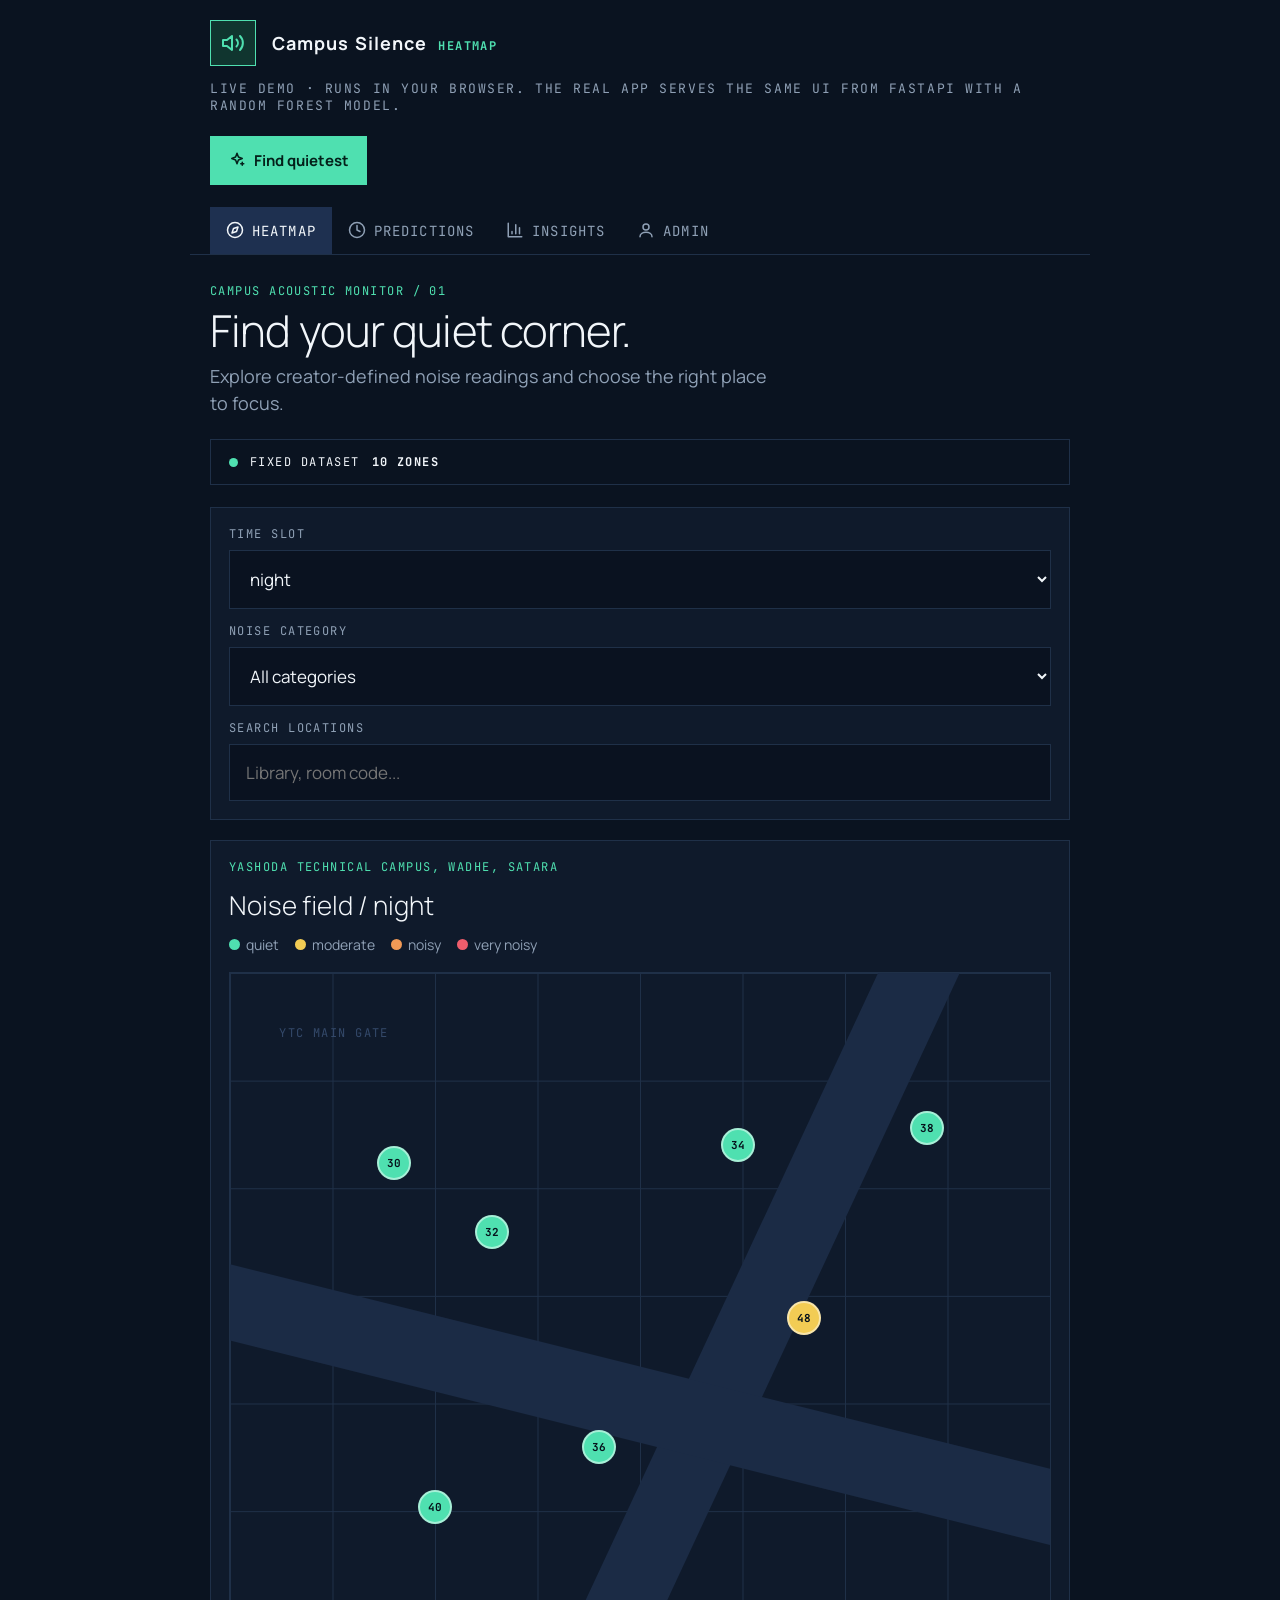
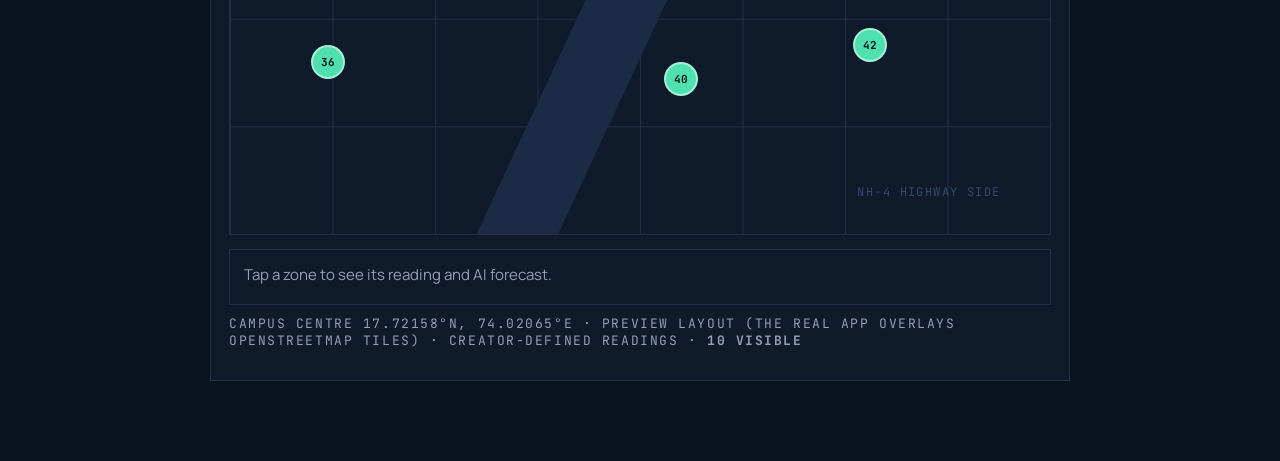
<file: Campus Silence Heatmap (Demo).html>
<!DOCTYPE html>
<html lang="en">
<head>
<meta charset="UTF-8">
<meta name="viewport" content="width=device-width, initial-scale=1">
<title>Campus Silence Heatmap (Demo)</title>
<link href="https://fonts.googleapis.com/css2?family=Manrope:wght@300;400;600;800&family=JetBrains+Mono:wght@400;700&display=swap" rel="stylesheet">
<style>
:root{--bg:#0a1320;--panel:#0f1a2b;--line:#1f3048;--text:#f2f6fa;--mut:#8fa0b5;--acc:#4fe0b0;--sel:#1e3050;--q:#4fe0b0;--m:#f2cc54;--n:#f19a56;--v:#ee5d6c}
*{box-sizing:border-box}
body{margin:0;background:var(--bg);color:var(--text);font-family:Manrope,system-ui,sans-serif;min-height:100vh}
.mono{font-family:'JetBrains Mono',ui-monospace,monospace;letter-spacing:.12em;text-transform:uppercase;font-size:12px}
header{display:flex;align-items:center;gap:16px;padding:20px 20px 0;max-width:900px;margin:auto}
.logo{width:46px;height:46px;border:1px solid var(--acc);background:#10352f;display:grid;place-items:center;color:var(--acc);font-size:20px}
h1{font-size:18px;margin:0;letter-spacing:.06em}h1 span{color:var(--acc);font-size:13px;margin-left:6px}
.wrap{max-width:900px;margin:auto;padding:0 20px 60px}
.btn{background:var(--acc);color:#04201a;border:0;padding:14px 18px;font:700 15px Manrope;cursor:pointer;margin:22px 0}
.btn.ghost{background:transparent;color:var(--text);border:1px solid var(--line);margin:0;padding:8px 12px;font-size:13px}
nav{display:flex;border-bottom:1px solid var(--line);overflow-x:auto;margin:0 -20px;padding:0 20px}
nav button{background:none;border:0;color:var(--mut);padding:14px 16px;font:400 14px 'JetBrains Mono',monospace;letter-spacing:.08em;text-transform:uppercase;cursor:pointer;white-space:nowrap}
nav button.on{background:var(--sel);color:var(--text)}
.eyebrow{color:var(--acc);margin:28px 0 8px}
h2{font-size:44px;font-weight:300;margin:0 0 10px;line-height:1.05;letter-spacing:-.02em}
.sub{color:var(--mut);font-size:18px;line-height:1.5;margin:0 0 22px;max-width:560px}
.box{border:1px solid var(--line);padding:18px;margin-bottom:20px;background:var(--panel)}
.pill{display:flex;gap:12px;align-items:center;padding:14px 18px;border:1px solid var(--line);margin-bottom:22px}
.dot{width:9px;height:9px;border-radius:50%;background:var(--acc);display:inline-block}
label{display:block;color:var(--mut);margin:14px 0 8px}label:first-child{margin-top:0}
select,input{width:100%;background:#0a1220;border:1px solid var(--line);color:var(--text);padding:16px;font:400 17px Manrope;border-radius:0}
select:focus,input:focus,button:focus-visible{outline:2px solid var(--acc);outline-offset:1px}
.map{position:relative;aspect-ratio:1/1.05;border:1px solid var(--line);background:linear-gradient(var(--line) 1px,transparent 1px) 0 0/12.5% 12.5%,linear-gradient(90deg,var(--line) 1px,transparent 1px) 0 0/12.5% 12.5%;overflow:hidden}
.road{position:absolute;background:#1b2b45;width:9%;height:140%;left:55%;top:-20%;transform:rotate(25deg)}
.road.b{width:9%;height:130%;left:45%;top:-15%;transform:rotate(-76deg)}
.sec{position:absolute;color:#34496a}.sec.n{top:6%;left:6%}.sec.s{bottom:4%;right:6%}
.empty{position:absolute;inset:0;display:grid;place-content:center;text-align:center;padding:20px}
.empty b{font-size:22px;font-weight:600}.empty p{color:var(--mut);margin:8px 0 0}
.zone{position:absolute;transform:translate(-50%,-50%);border-radius:50%;border:2px solid rgba(255,255,255,.5);cursor:pointer;display:grid;place-items:center;font:700 11px 'JetBrains Mono';color:#06121c;transition:transform .15s}
.zone:hover,.zone.hl{transform:translate(-50%,-50%) scale(1.25);z-index:5}
.zone.hl{box-shadow:0 0 0 6px rgba(79,224,176,.35)}
.legend{display:flex;gap:16px;flex-wrap:wrap;margin:12px 0 18px;color:var(--mut);font-size:14px}
.legend i{display:inline-block;width:11px;height:11px;border-radius:50%;margin-right:6px}
.tip{margin-top:14px;padding:14px;border:1px solid var(--line);font-size:15px;min-height:56px;color:var(--mut)}
.tip b{color:var(--text)}
.slots{display:flex;border:1px solid var(--line);margin-top:16px}
.slots button{flex:1;background:none;border:0;color:var(--mut);padding:14px 6px;font:400 13px 'JetBrains Mono';text-transform:uppercase;cursor:pointer}
.slots button.on{background:var(--sel);color:var(--text)}
.row{display:grid;grid-template-columns:1fr 70px;gap:6px 12px;align-items:center;padding:14px 0;border-bottom:1px solid var(--line);cursor:pointer}
.row small{color:var(--mut);grid-column:1/-1}.bar{height:6px;background:#16253b;grid-column:1/-1}.bar i{display:block;height:100%}
.stats{display:grid;grid-template-columns:1fr 1fr;gap:14px;margin-bottom:20px}
.stat{border:1px solid var(--line);padding:18px;background:var(--panel)}
.stat b{display:block;font:700 30px 'JetBrains Mono';margin-top:18px;overflow-wrap:anywhere}
.chart{display:flex;align-items:flex-end;gap:18px;height:240px;border-bottom:1px solid var(--line);padding:0 10px;margin-top:20px}
.chart div{flex:1;display:flex;flex-direction:column;justify-content:flex-end;align-items:center;height:100%;font-size:13px;color:var(--mut)}
.chart i{width:100%;background:var(--acc);min-height:2px;margin-top:4px}
.axis{display:flex;gap:18px;padding:8px 10px;color:var(--mut)}.axis span{flex:1;text-align:center}
.grid{display:grid;grid-template-columns:1fr 1fr;gap:12px}
.zl{display:flex;justify-content:space-between;align-items:center;padding:12px 0;border-bottom:1px solid var(--line);gap:10px}
.note{color:var(--mut);font-size:13px;margin-top:10px}
@media(max-width:520px){h2{font-size:38px}.grid{grid-template-columns:1fr}}
@media(prefers-reduced-motion:reduce){*{transition:none!important}}
</style>
</head>
<body>
<header><div class="logo"><svg width="24" height="24" viewBox="0 0 24 24" fill="none" stroke="currentColor" stroke-width="2" stroke-linecap="round" stroke-linejoin="round"><path d="M11 5 6 9H2v6h4l5 4z"/><path d="M15.5 8.5a5 5 0 0 1 0 7M19 5a10 10 0 0 1 0 14"/></svg></div><h1>Campus Silence <span class="mono">Heatmap</span></h1></header>
<div class="wrap"><p class="note mono" style="margin:14px 0 0">Live demo &middot; runs in your browser. The real app serves the same UI from FastAPI with a Random Forest model.</p>
<button class="btn" id="quietBtn"><svg width="18" height="18" viewBox="0 0 24 24" fill="none" stroke="currentColor" stroke-width="2" stroke-linecap="round" stroke-linejoin="round" style="vertical-align:-3px;margin-right:8px"><path d="m12 3 1.9 5.1L19 10l-5.1 1.9L12 17l-1.9-5.1L5 10l5.1-1.9z"/><path d="M19 15v4M17 17h4"/></svg>Find quietest</button>
<nav id="tabs"><button data-t="heat" class="on"><svg width="18" height="18" viewBox="0 0 24 24" fill="none" stroke="currentColor" stroke-width="2" stroke-linecap="round" stroke-linejoin="round" style="vertical-align:-3px;margin-right:8px"><circle cx="12" cy="12" r="10"/><path d="m16 8-2 6-6 2 2-6z"/></svg>Heatmap</button><button data-t="pred"><svg width="18" height="18" viewBox="0 0 24 24" fill="none" stroke="currentColor" stroke-width="2" stroke-linecap="round" stroke-linejoin="round" style="vertical-align:-3px;margin-right:8px"><circle cx="12" cy="12" r="10"/><path d="M12 6v6l4 2"/></svg>Predictions</button><button data-t="ins"><svg width="18" height="18" viewBox="0 0 24 24" fill="none" stroke="currentColor" stroke-width="2" stroke-linecap="round" stroke-linejoin="round" style="vertical-align:-3px;margin-right:8px"><path d="M3 3v18h18"/><path d="M18 17V9M13 17V5M8 17v-3"/></svg>Insights</button><button data-t="admin"><svg width="18" height="18" viewBox="0 0 24 24" fill="none" stroke="currentColor" stroke-width="2" stroke-linecap="round" stroke-linejoin="round" style="vertical-align:-3px;margin-right:8px"><circle cx="12" cy="8" r="4"/><path d="M4 21c0-4 4-6 8-6s8 2 8 6"/></svg>Admin</button></nav>

<section id="heat">
<div class="mono eyebrow">Campus acoustic monitor / 01</div>
<h2>Find your quiet corner.</h2>
<p class="sub">Explore creator-defined noise readings and choose the right place to focus.</p>
<div class="pill mono"><span class="dot"></span>Fixed dataset <b id="cnt">0 zones</b></div>
<div class="box">
<label class="mono">Time slot</label><select id="slot"></select>
<label class="mono">Noise category</label><select id="cat"></select>
<label class="mono">Search locations</label><input id="q" placeholder="Library, room code...">
</div>
<div class="box">
<div class="mono" style="color:var(--acc)">Yashoda Technical Campus, Wadhe, Satara</div>
<h3 id="mapTitle" style="font-size:26px;font-weight:300;margin:12px 0">Noise field</h3>
<div class="legend"><span><i style="background:var(--q)"></i>quiet</span><span><i style="background:var(--m)"></i>moderate</span><span><i style="background:var(--n)"></i>noisy</span><span><i style="background:var(--v)"></i>very noisy</span></div>
<div class="map" id="map"><div class="road"></div><div class="road b"></div><div class="sec n mono">YTC main gate</div><div class="sec s mono">NH-4 highway side</div><div id="pins"></div>
<div class="empty" id="empty"><div><b>No fixed zones yet</b><p>Add a location from Admin to populate the map.</p></div></div></div>
<div class="tip" id="tip">Tap a zone to see its reading and AI forecast.</div>
<p class="note mono">Campus centre 17.72158°N, 74.02065°E &middot; preview layout (the real app overlays OpenStreetMap tiles) &middot; creator-defined readings &middot; <b id="vis">0 visible</b></p>
</div>
</section>

<section id="pred" hidden>
<div class="box" style="margin-top:24px">
<div class="mono" style="color:var(--mut)">Random Forest forecast model</div>
<h3 style="font-size:26px;font-weight:300;margin:8px 0">Likely conditions by time slot</h3>
<p class="sub" style="font-size:17px;margin:0 0 6px">Trained on the creator's fixed readings. Tap a zone for its next-4-slots forecast.</p>
<label class="mono">Campus context</label><select id="event"></select>
<div class="slots" id="pslots"></div></div>
<div id="plist"></div>
<div class="box" id="fc" hidden></div>
</section>

<section id="ins" hidden>
<div class="mono eyebrow">Campus acoustic monitor / 01</div>
<h2>A clearer read on campus.</h2>
<p class="sub">Aggregate view of the creator-entered readings.</p>
<div class="stats">
<div class="stat"><span class="mono" style="color:var(--mut)">Mapped zones</span><b id="s1">0</b></div>
<div class="stat"><span class="mono" style="color:var(--mut)">Quiet zones</span><b id="s2">0</b></div>
<div class="stat"><span class="mono" style="color:var(--mut)">Campus average</span><b id="s3">0 dB</b></div>
<div class="stat"><span class="mono" style="color:var(--mut)">Best study spot</span><b id="s4" style="font-size:20px">&mdash;</b></div></div>
<div class="box"><div class="mono" style="color:var(--acc)">Campus rhythm</div>
<h3 style="font-size:26px;font-weight:300;margin:12px 0 4px">Average noise by time slot</h3>
<div class="chart" id="chart"></div><div class="axis mono" id="axis"></div></div>
</section>

<section id="admin" hidden>
<div class="mono eyebrow">Admin</div>
<h2>Add a zone.</h2>
<p class="sub">Only the creator can change data. Enter the admin API key, then add zones (map x: west&rarr;east, y: north&rarr;south, 0&ndash;100).</p>
<div class="box"><label class="mono">Admin API key</label><input id="key" type="text" value="campus123"></div>
<div class="box">
<label class="mono">Location name</label><input id="aName" placeholder="Central Library, Room 204">
<label class="mono">Category</label><select id="aCat"></select>
<div class="grid"><div><label class="mono">Map x (0-100)</label><input id="aX" type="number" min="0" max="100" value="50"></div>
<div><label class="mono">Map y (0-100)</label><input id="aY" type="number" min="0" max="100" value="50"></div></div>
<div class="grid" id="aDb"></div>
<button class="btn" id="aAdd" style="margin-bottom:0">Save zone</button>
<p class="note" id="aMsg"></p></div>
<div class="box"><div style="display:flex;justify-content:space-between;gap:10px;flex-wrap:wrap">
<b>Saved zones</b><span><button class="btn ghost" id="sample">Reset to sample data</button> <button class="btn ghost" id="clear">Clear all</button></span></div>
<div id="zl"></div></div>
</section>
</div>
<script>
let SLOTS=[],CATS=[],EVENTS=[],zones=[],slot='afternoon',pslot='afternoon',hl=null;
const $=id=>document.getElementById(id);
const avg=a=>a.length?a.reduce((x,y)=>x+y,0)/a.length:0;
const level=db=>db<45?['quiet','--q']:db<60?['moderate','--m']:db<70?['noisy','--n']:['very noisy','--v'];
const col=db=>`var(${level(db)[1]})`;
const esc=s=>String(s).replace(/[&<>"]/g,c=>({'&':'&amp;','<':'&lt;','>':'&gt;','"':'&quot;'}[c]));


const SLOTS_=['morning','afternoon','evening','night'],CATS_=['Library','Classroom','Cafeteria','Hostel','Sports','Lab','Outdoor'],EV_={normal:0,exam:-6,event:8,holiday:-4};
const S0=[["Central Library","Library",20,22,[34,38,36,30]],["Reading Hall","Library",32,30,[36,40,38,32]],["Main Canteen","Cafeteria",70,40,[62,78,70,48]],["Block A Classrooms","Classroom",45,55,[58,64,50,36]],["Computer Lab","Lab",25,62,[44,48,46,40]],["Boys Hostel","Hostel",78,78,[52,50,60,42]],["Girls Hostel","Hostel",55,82,[50,48,58,40]],["Sports Ground","Sports",85,18,[68,72,76,38]],["Garden Bench","Outdoor",12,80,[42,46,44,36]],["Admin Block","Classroom",62,20,[55,60,48,34]]];
const mkS=()=>S0.map(([name,cat,x,y,d],i)=>({id:'z'+i,name,cat,x,y,db:Object.fromEntries(SLOTS_.map((s,k)=>[s,d[k]]))}));
let DB=mkS(),nid=100;
const curSlot=()=>{const h=new Date().getHours();return h>=5&&h<12?'morning':h<17?'afternoon':h<21?'evening':'night'};
const lv=p=>p<45?'quiet':p<60?'moderate':p<70?'noisy':'very noisy';
// browser stand-in for the Random Forest: blends the entered value with the average of same-category zones
function pdb(z,s,ev='normal'){const peers=DB.filter(o=>o.cat===z.cat);const m=peers.reduce((a,o)=>a+o.db[s],0)/peers.length;
 const mean=SLOTS_.reduce((a,t)=>a+z.db[t],0)/4;const model=.5*m+.5*(z.db[s]+(m-mean)*.3);
 return Math.round(Math.max(20,Math.min(110,.6*z.db[s]+.4*model+(EV_[ev]||0)))*10)/10}
const pred=(s,ev)=>DB.map(z=>{const p=pdb(z,s,ev);return{id:z.id,name:z.name,cat:z.cat,entered:z.db[s],predicted:p,level:lv(p)}}).sort((a,b)=>a.predicted-b.predicted);
async function api(path,opts={},admin=false){
 const [p,qs]=path.split('?');const q=new URLSearchParams(qs||''),m=(opts.method||'GET').toUpperCase();
 if(admin&&$('key').value!=='campus123')throw new Error('Invalid admin API key (demo key: campus123)');
 if(p==='/meta')return{slots:SLOTS_,cats:CATS_,events:Object.keys(EV_),current_slot:curSlot()};
 if(p==='/zones')return JSON.parse(JSON.stringify(DB));
 if(p==='/predict')return pred(q.get('slot'),q.get('event')||'normal');
 if(p==='/quietest'){const r=pred(q.get('slot')).filter(x=>!q.get('cat')||x.cat===q.get('cat'));if(!r.length)throw new Error('no zones');return r[0]}
 if(p.startsWith('/forecast/')){const z=DB.find(o=>o.id===p.split('/')[2]);const i=SLOTS_.indexOf(curSlot());
  return{zone:z.name,forecast:[1,2,3,4].map(k=>{const s=SLOTS_[(i+k)%4],v=pdb(z,s,q.get('event')||'normal');return{slot:s,predicted:v,level:lv(v)}})}}
 if(p==='/admin/zones'&&m==='POST'){const z=JSON.parse(opts.body);if(Object.values(z.db).some(v=>!(v>=20&&v<=110)))throw new Error('each dB must be 20-110');z.id='n'+nid++;DB.push(z);return z}
 if(p==='/admin/zones'&&m==='DELETE'){DB=[];return{ok:1}}
 if(p.startsWith('/admin/zones/')){DB=DB.filter(o=>o.id!==p.split('/')[3]);return{ok:1}}
 if(p==='/admin/sample'){DB=mkS();return{ok:1}}
 throw new Error('not found')}

const loadZones=async()=>{zones=await api('/zones');render()};

async function init(){
 const m=await api('/meta');SLOTS=m.slots;CATS=m.cats;EVENTS=m.events;slot=pslot=m.current_slot;
 $('slot').innerHTML=SLOTS.map(s=>`<option ${s===slot?'selected':''}>${s}</option>`).join('');
 $('cat').innerHTML='<option value="">All categories</option>'+CATS.map(c=>`<option>${c}</option>`).join('');
 $('aCat').innerHTML=CATS.map(c=>`<option>${c}</option>`).join('');
 $('event').innerHTML=EVENTS.map(e=>`<option>${e}</option>`).join('');
 $('aDb').innerHTML=SLOTS.map(s=>`<div><label class="mono">${s} dB</label><input type="number" min="20" max="110" value="45" data-s="${s}"></div>`).join('');
 $('pslots').innerHTML=SLOTS.map(s=>`<button data-s="${s}">${s}</button>`).join('');
 await loadZones()}

$('tabs').onclick=e=>{const t=e.target.closest('button');if(t)go(t.dataset.t)};
function go(t){document.querySelectorAll('#tabs button').forEach(b=>b.classList.toggle('on',b.dataset.t===t));
 ['heat','pred','ins','admin'].forEach(id=>$(id).hidden=id!==t);render()}

// heatmap
const visible=()=>{const q=$('q').value.trim().toLowerCase(),c=$('cat').value;
 return zones.filter(z=>(!c||z.cat===c)&&(!q||(z.name+' '+z.cat).toLowerCase().includes(q)))};
function drawHeat(){
 const v=visible();$('cnt').textContent=zones.length+' zones';$('vis').textContent=v.length+' visible';
 $('mapTitle').textContent='Noise field / '+slot;
 $('empty').style.display=v.length?'none':'grid';
 $('empty').innerHTML=zones.length?'<div><b>No matches</b><p>Try another category or search term.</p></div>':'<div><b>No fixed zones yet</b><p>Add a location from Admin to populate the map.</p></div>';
 $('pins').innerHTML=v.map(z=>{const d=z.db[slot];return `<div class="zone ${z.id===hl?'hl':''}" data-id="${z.id}" tabindex="0" role="button" aria-label="${esc(z.name)}, ${d} dB" style="left:${z.x}%;top:${z.y}%;width:34px;height:34px;background:${col(d)}">${Math.round(d)}</div>`}).join('')}
async function showTip(id){const z=zones.find(z=>z.id===id);if(!z)return;hl=id;const d=z.db[slot];drawHeat();
 $('tip').innerHTML=`<b>${esc(z.name)}</b> (${z.cat}) &mdash; ${d} dB, ${level(d)[0]} in the ${slot}.<br>All slots: ${SLOTS.map(s=>s+' '+z.db[s]).join(' / ')}<br><span id="nx">Loading forecast…</span>`;
 try{const f=await api('/forecast/'+id);$('nx').innerHTML='<b>AI forecast:</b> '+f.forecast.map(x=>`${x.slot} ${x.predicted} dB`).join(' &rarr; ')}catch(e){$('nx').textContent=''}}
$('pins').onclick=e=>{const p=e.target.closest('.zone');if(p)showTip(p.dataset.id)};
$('pins').onkeydown=e=>{if(e.key==='Enter'){const p=e.target.closest('.zone');if(p)showTip(p.dataset.id)}};
$('slot').onchange=e=>{slot=e.target.value;drawHeat()};$('cat').onchange=drawHeat;$('q').oninput=drawHeat;

$('quietBtn').onclick=async()=>{go('heat');
 try{const b=await api(`/quietest?slot=${slot}&cat=${encodeURIComponent($('cat').value)}`);
  await showTip(b.id);$('tip').innerHTML=`<b>Quietest (AI-predicted): ${esc(b.name)}</b> &mdash; ${b.predicted} dB in the ${slot}.`;
  $('map').scrollIntoView({behavior:'smooth',block:'center'})}
 catch(e){$('tip').innerHTML='<b>Nothing to rank yet.</b> Add zones in Admin first.'}};

// predictions (from backend ML model)
async function drawPred(){
 document.querySelectorAll('#pslots button').forEach(b=>b.classList.toggle('on',b.dataset.s===pslot));
 if(!zones.length){$('plist').innerHTML='<div style="text-align:center;padding:60px 20px"><b style="font-size:20px">Predictions will appear here</b><p style="color:var(--mut)">Add fixed campus zones to generate forecasts.</p></div>';return}
 const list=await api(`/predict?slot=${pslot}&event=${$('event').value||'normal'}`);
 $('plist').innerHTML=list.map((r,i)=>`<div class="row" data-id="${r.id}"><div><b>${i+1}. ${esc(r.name)}</b></div><div class="mono" style="text-align:right;color:${col(r.predicted)}">${r.predicted} dB</div><small>${r.cat} &middot; expected ${r.level} &middot; entered ${r.entered} dB</small><div class="bar"><i style="width:${Math.min(100,r.predicted)}%;background:${col(r.predicted)}"></i></div></div>`).join('')}
$('pslots').onclick=e=>{const b=e.target.closest('button');if(b){pslot=b.dataset.s;drawPred()}};
$('event').onchange=drawPred;
$('plist').onclick=async e=>{const r=e.target.closest('.row');if(!r)return;
 const f=await api(`/forecast/${r.dataset.id}?event=${$('event').value}`);
 $('fc').hidden=false;$('fc').innerHTML=`<div class="mono" style="color:var(--acc)">Future prediction</div><h3 style="font-weight:300;margin:10px 0">${esc(f.zone)}: next 4 slots</h3>`+
 f.forecast.map(x=>`<div class="zl"><span class="mono">${x.slot}</span><b style="color:${col(x.predicted)}">${x.predicted} dB &middot; ${x.level}</b></div>`).join('');
 $('fc').scrollIntoView({behavior:'smooth'})};

// insights
function drawIns(){
 const all=zones.flatMap(z=>SLOTS.map(s=>z.db[s]));
 $('s1').textContent=zones.length;$('s2').textContent=zones.filter(z=>z.db[slot]<45).length;
 $('s3').textContent=Math.round(avg(all))+' dB';
 const best=[...zones].sort((a,b)=>avg(SLOTS.map(s=>a.db[s]))-avg(SLOTS.map(s=>b.db[s])))[0];
 $('s4').textContent=best?best.name:'\u2014';
 const av=SLOTS.map(s=>zones.length?avg(zones.map(z=>z.db[s])):0),max=Math.max(100,...av);
 $('chart').innerHTML=av.map(a=>`<div>${a?Math.round(a):''}<i style="height:${a/max*85}%;${a?'background:'+col(a):''}"></i></div>`).join('');
 $('axis').innerHTML=SLOTS.map(s=>`<span>${s}</span>`).join('')}

// admin (API-key protected)
const msg=t=>$('aMsg').textContent=t;
$('aAdd').onclick=async()=>{
 const name=$('aName').value.trim();if(!name)return msg('Enter a location name first.');
 const db={};document.querySelectorAll('#aDb input').forEach(i=>db[i.dataset.s]=+i.value);
 try{await api('/admin/zones',{method:'POST',body:JSON.stringify({name,cat:$('aCat').value,x:+$('aX').value,y:+$('aY').value,db})},true);
  $('aName').value='';msg('Saved '+name+'. Model retrained.');await loadZones()}catch(e){msg('Error: '+e.message)}};
$('sample').onclick=async()=>{try{await api('/admin/sample',{method:'POST'},true);msg('Reset to sample data.');await loadZones()}catch(e){msg('Error: '+e.message)}};
$('clear').onclick=async()=>{if(zones.length&&confirm('Delete all zones?')){try{await api('/admin/zones',{method:'DELETE'},true);hl=null;await loadZones()}catch(e){msg('Error: '+e.message)}}};
$('zl').onclick=async e=>{const b=e.target.closest('button[data-d]');if(!b)return;
 try{await api('/admin/zones/'+b.dataset.d,{method:'DELETE'},true);await loadZones()}catch(err){msg('Error: '+err.message)}};
function drawAdmin(){$('zl').innerHTML=zones.length?zones.map(z=>`<div class="zl"><span><b>${esc(z.name)}</b><br><small style="color:var(--mut)">${z.cat} &middot; ${SLOTS.map(s=>z.db[s]).join(' / ')} dB</small></span><button class="btn ghost" data-d="${z.id}">Delete</button></div>`).join(''):'<p class="note">No zones saved yet.</p>'}

function render(){drawHeat();drawPred();drawIns();drawAdmin()}
init();
</script>
</body>
</html>
</file>
